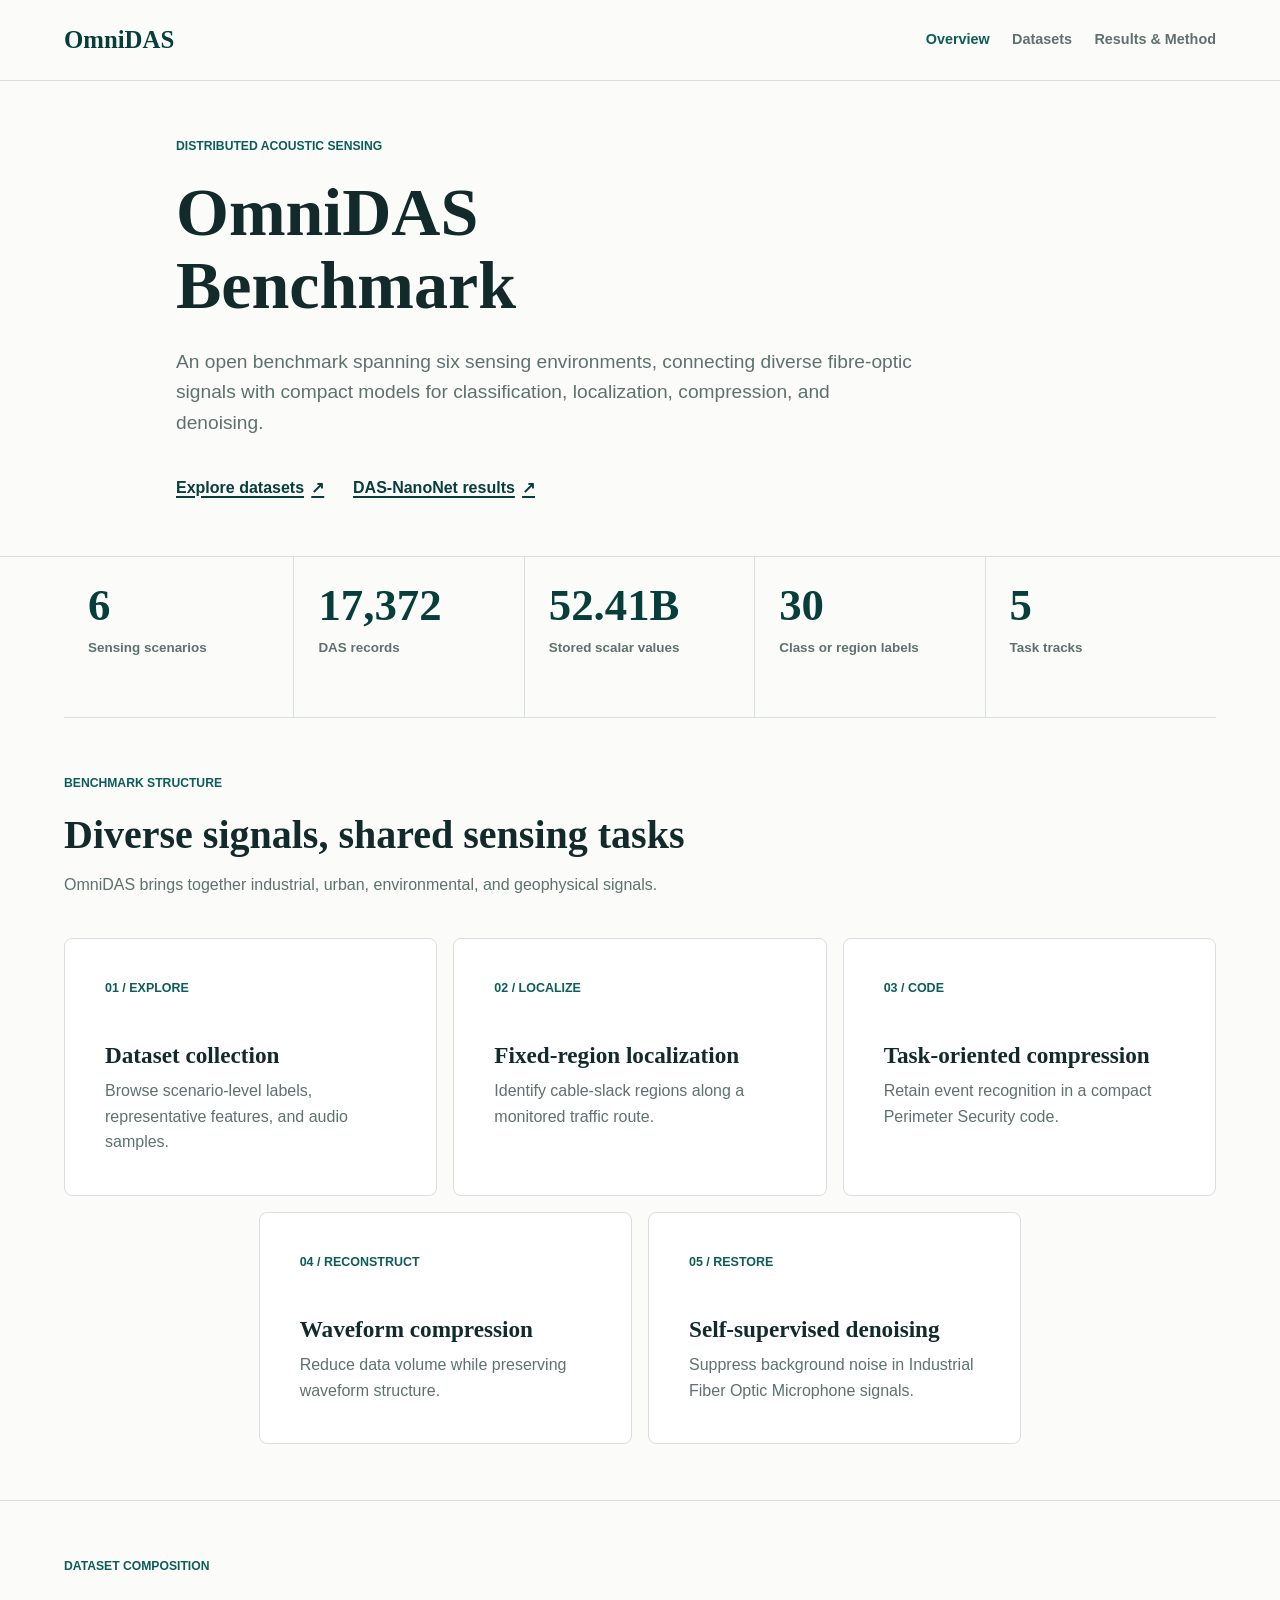
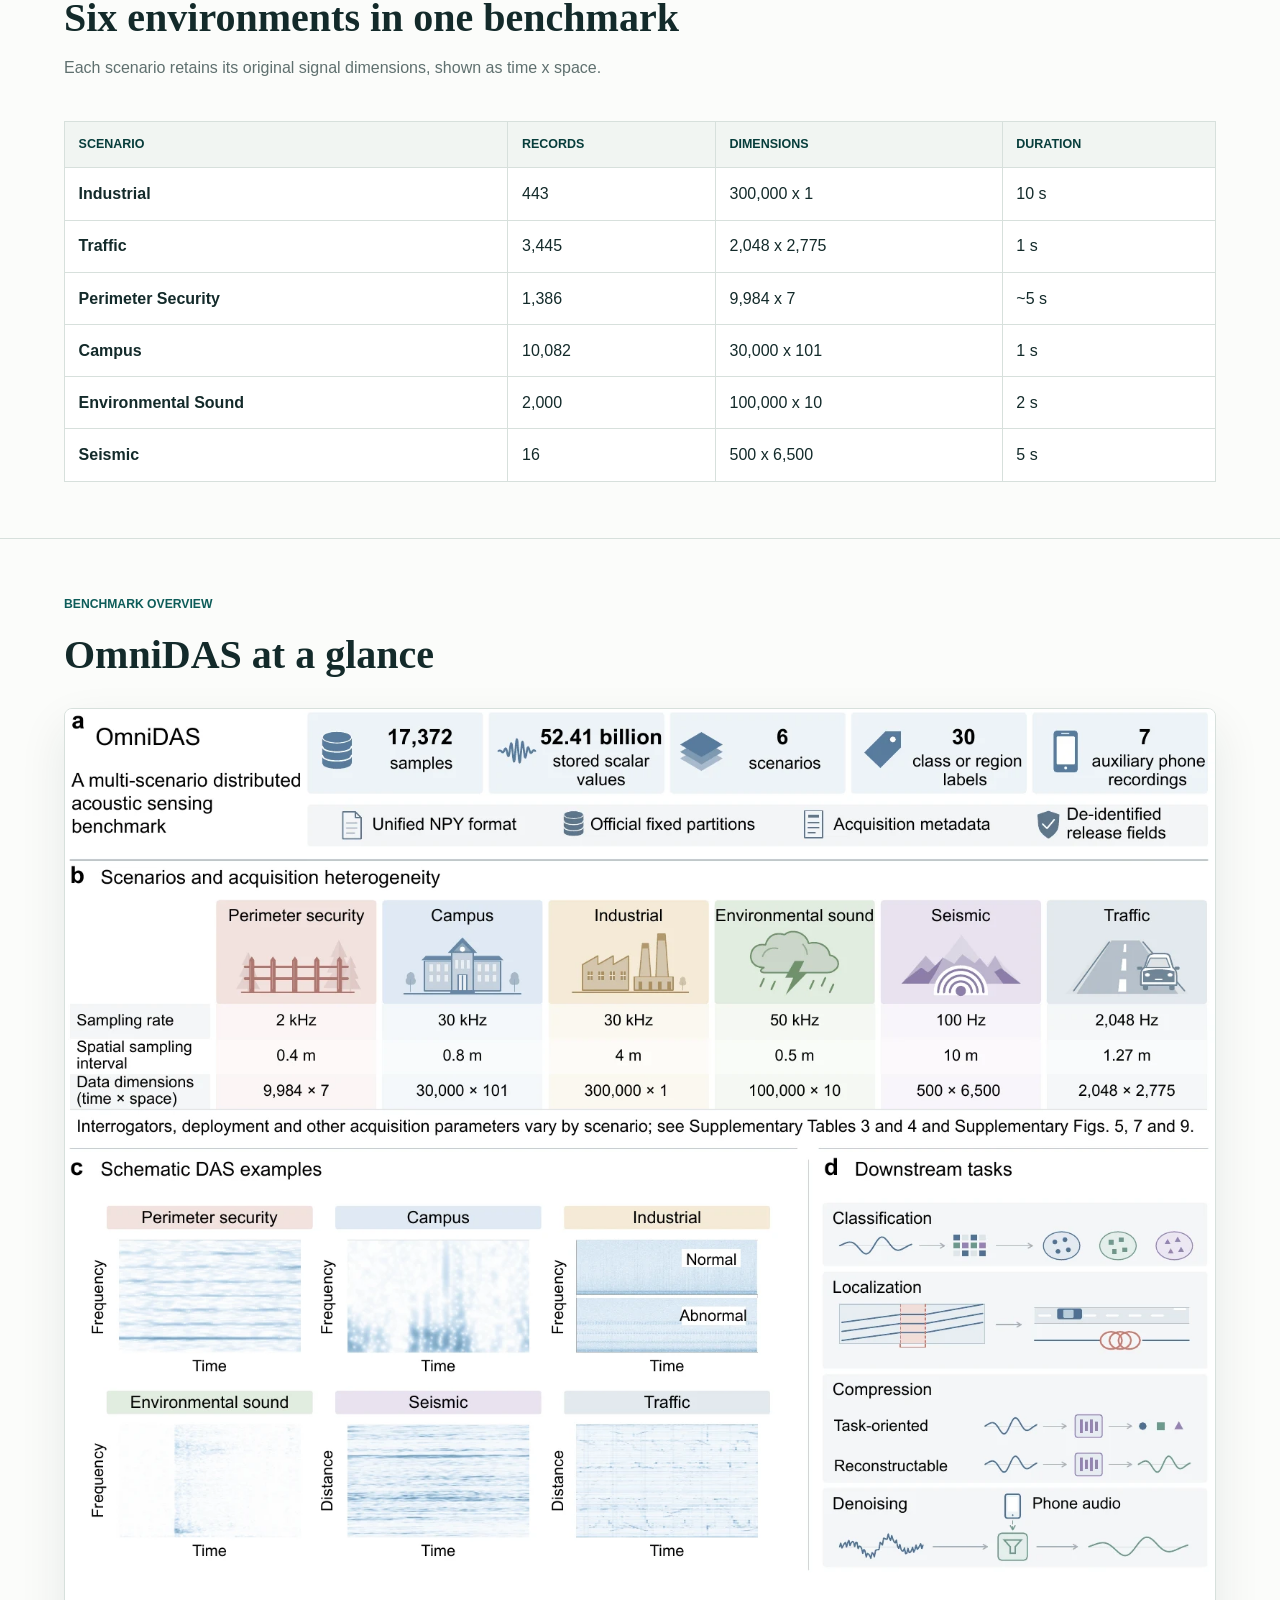
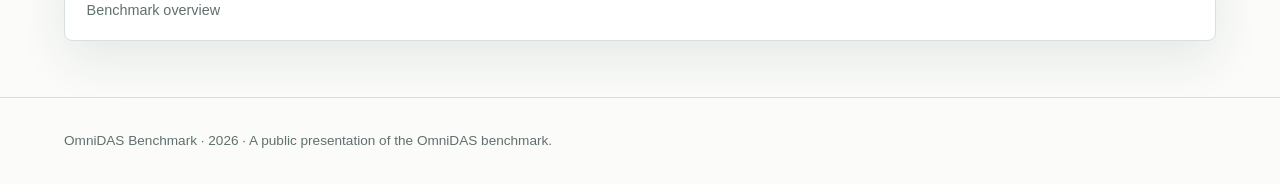
<file: website/index.html>
<!doctype html>
<html lang="en">
<head>
  <meta charset="utf-8">
  <meta name="viewport" content="width=device-width, initial-scale=1">
  <meta name="description" content="OmniDAS is an open distributed acoustic sensing benchmark with six sensing scenarios and compact DAS-NanoNet models for classification, localization, compression, and denoising.">
  <title>OmniDAS Benchmark</title>
  <link rel="stylesheet" href="assets/site.css">
  <script src="assets/site.js" defer></script>
</head>
<body data-root=".">
  <a class="skip-link" href="#main-content">Skip to main content</a>
  <header class="site-header">
    <div class="site-header__inner">
      <a class="wordmark" href="./" aria-label="OmniDAS Benchmark home">OmniDAS</a>
      <nav class="site-nav" aria-label="Primary navigation">
        <a href="./" aria-current="page">Overview</a>
        <a href="classification/">Datasets</a>
        <a href="methods/">Results &amp; Method</a>
      </nav>
    </div>
  </header>

  <main id="main-content">
    <section class="editorial-hero">
      <div class="page-width editorial-hero__content">
        <p class="eyebrow">Distributed acoustic sensing</p>
        <h1>OmniDAS Benchmark</h1>
        <p class="lede">An open benchmark spanning six sensing environments, connecting diverse fibre-optic signals with compact models for classification, localization, compression, and denoising.</p>
        <div class="hero-actions" aria-label="Primary destinations">
          <a class="text-link" href="classification/">Explore datasets <span aria-hidden="true">&#8599;</span></a>
          <a class="text-link" href="methods/">DAS-NanoNet results <span aria-hidden="true">&#8599;</span></a>
        </div>
      </div>
    </section>

    <section aria-label="Benchmark metrics">
      <div class="page-width metric-grid">
        <div class="metric"><strong>6</strong><span>Sensing scenarios</span></div>
        <div class="metric"><strong>17,372</strong><span>DAS records</span></div>
        <div class="metric"><strong>52.41B</strong><span>Stored scalar values</span></div>
        <div class="metric"><strong>30</strong><span>Class or region labels</span></div>
        <div class="metric"><strong>5</strong><span>Task tracks</span></div>
      </div>
    </section>

    <section class="section" id="tasks">
      <div class="page-width">
        <div class="section-heading">
          <p class="eyebrow">Benchmark structure</p>
          <h2>Diverse signals, shared sensing tasks</h2>
          <p>OmniDAS brings together industrial, urban, environmental, and geophysical signals.</p>
        </div>
        <div class="task-grid task-grid--five">
          <a class="task-card" href="classification/">
            <span class="task-card__number">01 / EXPLORE</span>
            <h3>Dataset collection</h3>
            <p>Browse scenario-level labels, representative features, and audio samples.</p>
          </a>
          <a class="task-card" href="methods/#traffic-localization">
            <span class="task-card__number">02 / LOCALIZE</span>
            <h3>Fixed-region localization</h3>
            <p>Identify cable-slack regions along a monitored traffic route.</p>
          </a>
          <a class="task-card" href="methods/#task-compression">
            <span class="task-card__number">03 / CODE</span>
            <h3>Task-oriented compression</h3>
            <p>Retain event recognition in a compact Perimeter Security code.</p>
          </a>
          <a class="task-card" href="methods/#waveform-compression">
            <span class="task-card__number">04 / RECONSTRUCT</span>
            <h3>Waveform compression</h3>
            <p>Reduce data volume while preserving waveform structure.</p>
          </a>
          <a class="task-card" href="methods/#denoising">
            <span class="task-card__number">05 / RESTORE</span>
            <h3>Self-supervised denoising</h3>
            <p>Suppress background noise in Industrial Fiber Optic Microphone signals.</p>
          </a>
        </div>
      </div>
    </section>

    <section class="section" id="composition">
      <div class="page-width">
        <div class="section-heading">
          <p class="eyebrow">Dataset composition</p>
          <h2>Six environments in one benchmark</h2>
          <p>Each scenario retains its original signal dimensions, shown as time x space.</p>
        </div>
        <div class="table-overflow">
          <table class="data-table composition-table">
            <thead>
              <tr>
                <th scope="col">Scenario</th>
                <th scope="col">Records</th>
                <th scope="col">Dimensions</th>
                <th scope="col">Duration</th>
              </tr>
            </thead>
            <tbody>
              <tr><th scope="row">Industrial</th><td>443</td><td>300,000 x 1</td><td>10 s</td></tr>
              <tr><th scope="row">Traffic</th><td>3,445</td><td>2,048 x 2,775</td><td>1 s</td></tr>
              <tr><th scope="row">Perimeter Security</th><td>1,386</td><td>9,984 x 7</td><td>~5 s</td></tr>
              <tr><th scope="row">Campus</th><td>10,082</td><td>30,000 x 101</td><td>1 s</td></tr>
              <tr><th scope="row">Environmental Sound</th><td>2,000</td><td>100,000 x 10</td><td>2 s</td></tr>
              <tr><th scope="row">Seismic</th><td>16</td><td>500 x 6,500</td><td>5 s</td></tr>
            </tbody>
          </table>
        </div>
      </div>
    </section>

    <section class="section" id="figures">
      <div class="page-width">
        <div class="section-heading">
          <p class="eyebrow">Benchmark overview</p>
          <h2>OmniDAS at a glance</h2>
        </div>
        <figure class="media-card">
          <button class="media-card__button" type="button" data-lightbox-src="assets/images/main-dataset.webp" data-lightbox-alt="OmniDAS dataset scale, sensing scenarios, representative signals and tasks" data-lightbox-group="home-overview">
            <img src="assets/images/main-dataset.webp" alt="OmniDAS dataset scale, sensing scenarios, representative signals and tasks" loading="lazy">
          </button>
          <figcaption>Benchmark overview</figcaption>
        </figure>
      </div>
    </section>
  </main>

  <footer class="site-footer">
    <div class="page-width">
      <p>OmniDAS Benchmark · 2026 · A public presentation of the OmniDAS benchmark.</p>
    </div>
  </footer>
  <dialog class="lightbox" id="lightbox" aria-label="Image viewer">
    <button class="lightbox__close" type="button" data-lightbox-close aria-label="Close image viewer">×</button>
    <button class="lightbox__previous" type="button" data-lightbox-previous aria-label="Previous image">←</button>
    <figure><img data-lightbox-image alt=""><figcaption data-lightbox-caption></figcaption></figure>
    <button class="lightbox__next" type="button" data-lightbox-next aria-label="Next image">→</button>
  </dialog>
</body>
</html>
</file>
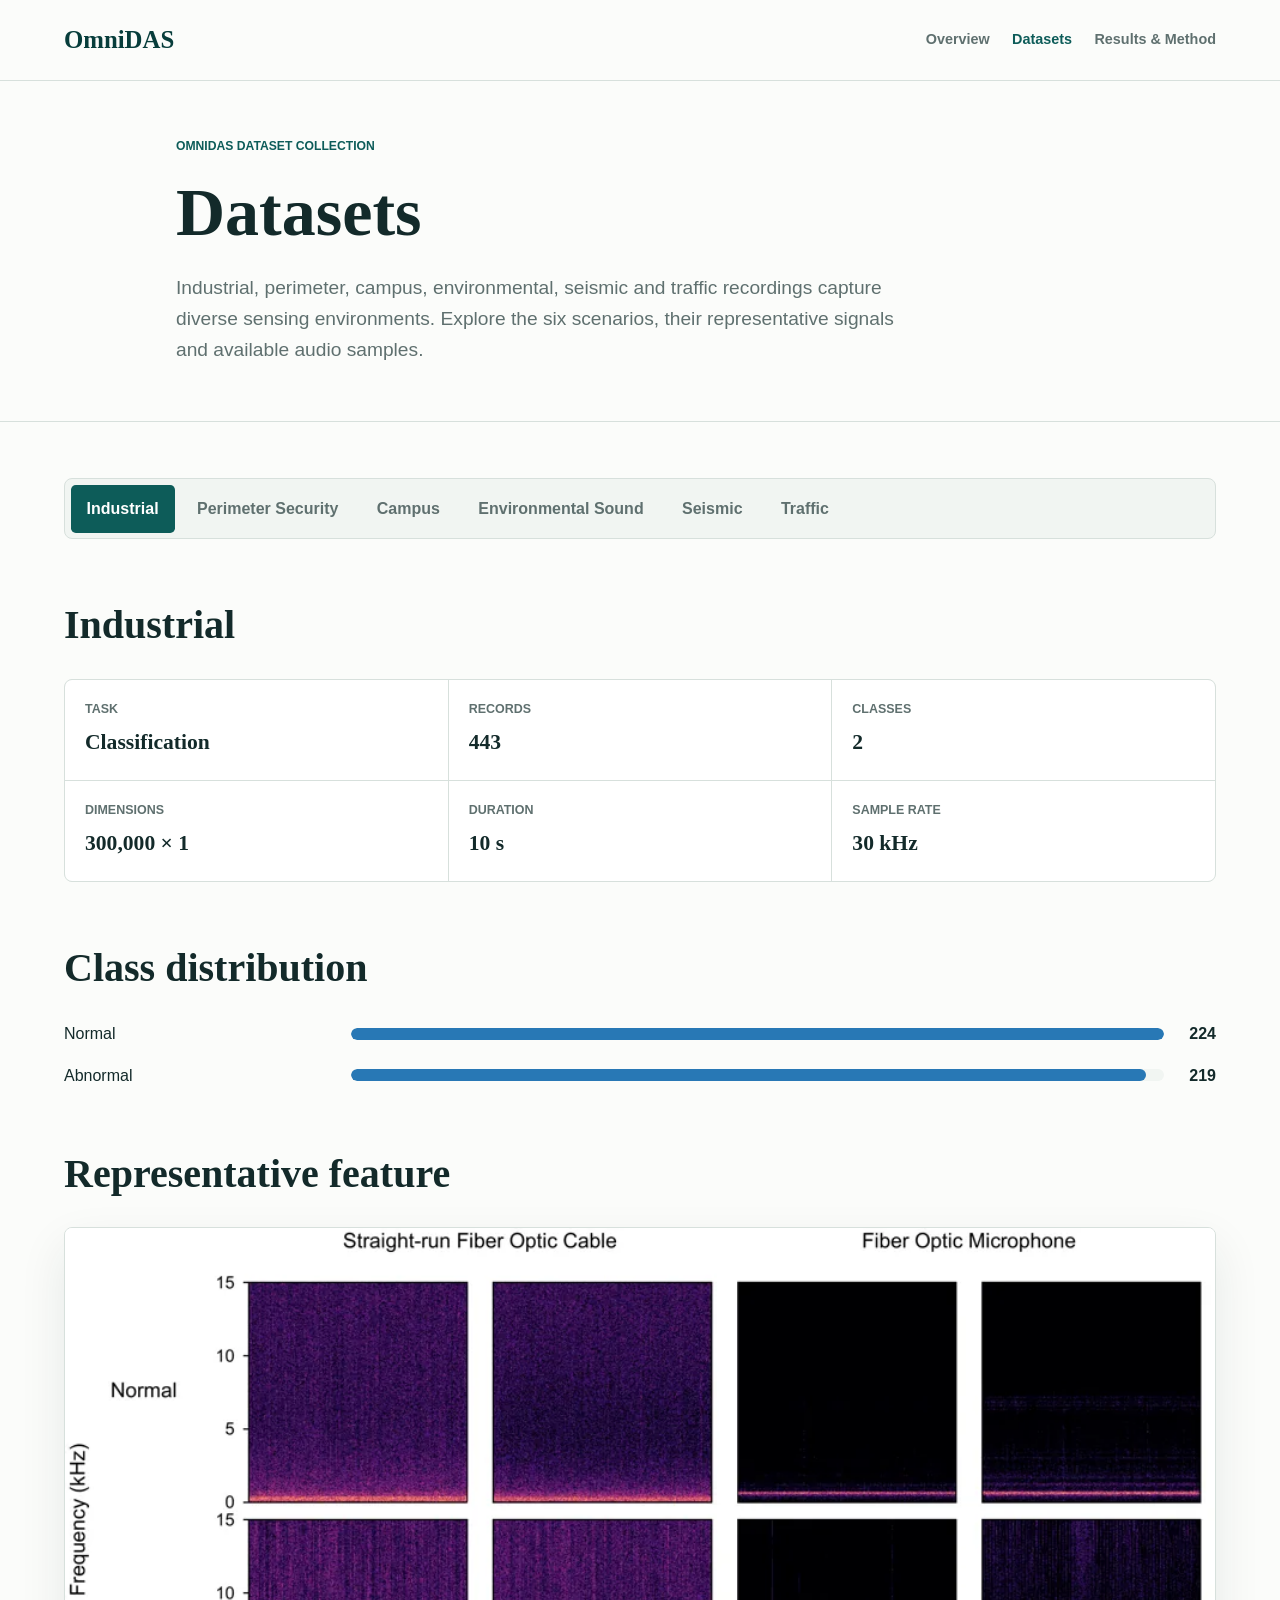
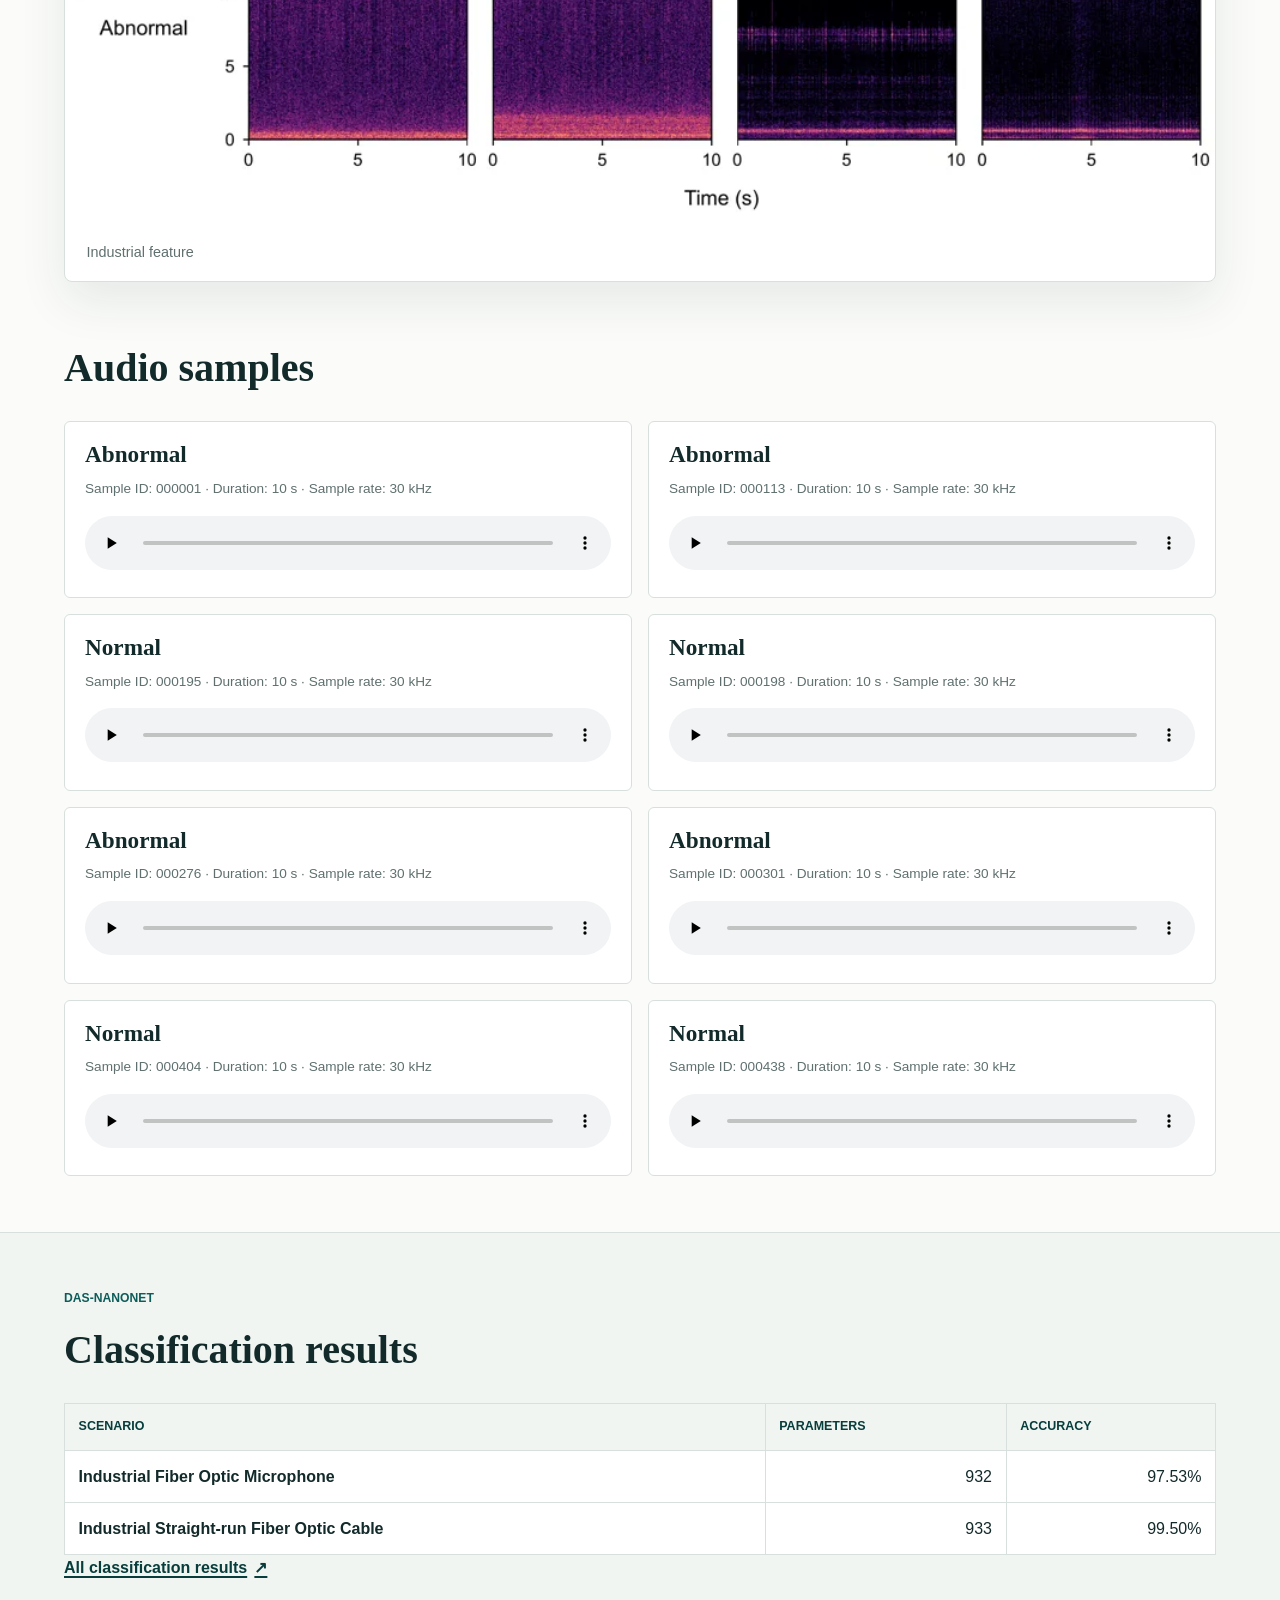
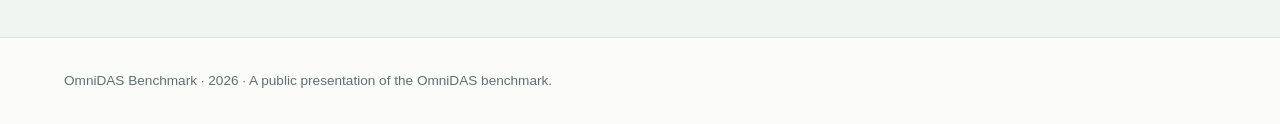
<file: website/classification/index.html>
<!doctype html>
<html lang="en">
<head>
  <meta charset="utf-8">
  <meta name="viewport" content="width=device-width, initial-scale=1">
  <meta name="description" content="Explore OmniDAS datasets, class distributions, representative signals, and audio samples.">
  <title>Datasets · OmniDAS Benchmark</title>
  <link rel="stylesheet" href="../assets/site.css">
  <script src="../assets/site.js" defer></script>
</head>
<body data-root="..">
  <a class="skip-link" href="#main-content">Skip to main content</a>
  <header class="site-header">
    <div class="site-header__inner">
      <a class="wordmark" href="../" aria-label="OmniDAS Benchmark home">OmniDAS</a>
      <nav class="site-nav" aria-label="Primary navigation">
        <a href="../">Overview</a>
        <a href="./" aria-current="page">Datasets</a>
        <a href="../methods/">Results &amp; Method</a>
      </nav>
    </div>
  </header>

  <main id="main-content" data-classification>
    <div class="editorial-hero">
      <div class="page-width editorial-hero__content">
        <p class="eyebrow">OmniDAS dataset collection</p>
        <h1>Datasets</h1>
        <p class="lede">Industrial, perimeter, campus, environmental, seismic and traffic recordings capture diverse sensing environments. Explore the six scenarios, their representative signals and available audio samples.</p>
      </div>
    </div>
    <section class="section" aria-label="Dataset introduction">
      <div class="page-width">
        <div class="tabs" role="tablist" aria-label="Datasets">
          <button type="button" role="tab" id="dataset-tab-industrial" aria-selected="true" aria-controls="dataset-panel" tabindex="0" data-dataset="industrial">Industrial</button>
          <button type="button" role="tab" id="dataset-tab-perimeter-security" aria-selected="false" aria-controls="dataset-panel" tabindex="-1" data-dataset="perimeter-security">Perimeter Security</button>
          <button type="button" role="tab" id="dataset-tab-campus" aria-selected="false" aria-controls="dataset-panel" tabindex="-1" data-dataset="campus">Campus</button>
          <button type="button" role="tab" id="dataset-tab-environmental-sound" aria-selected="false" aria-controls="dataset-panel" tabindex="-1" data-dataset="environmental-sound">Environmental Sound</button>
          <button type="button" role="tab" id="dataset-tab-seismic" aria-selected="false" aria-controls="dataset-panel" tabindex="-1" data-dataset="seismic">Seismic</button>
          <button type="button" role="tab" id="dataset-tab-traffic" aria-selected="false" aria-controls="dataset-panel" tabindex="-1" data-dataset="traffic">Traffic</button>
        </div>
        <section class="dataset-panel" id="dataset-panel" role="tabpanel" tabindex="0" aria-live="polite"></section>
      </div>
    </section>
    <section class="section section--tint" id="model-context" aria-label="Classification results">
      <div class="page-width">
        <div class="section-heading">
          <p class="eyebrow">DAS-NanoNet</p>
          <h2 data-results-heading>Classification results</h2>
        </div>
        <div class="model-context" data-classification-model-context aria-live="polite">
          <p class="loading-state">Loading results...</p>
        </div>
        <a class="text-link" href="../methods/#classification-results" data-results-link>All classification results <span aria-hidden="true">&#8599;</span></a>
      </div>
    </section>
  </main>

  <footer class="site-footer">
    <div class="page-width">
      <p>OmniDAS Benchmark · 2026 · A public presentation of the OmniDAS benchmark.</p>
    </div>
  </footer>
  <dialog class="lightbox" id="lightbox" aria-label="Image viewer">
    <button class="lightbox__close" type="button" data-lightbox-close aria-label="Close image viewer">×</button>
    <button class="lightbox__previous" type="button" data-lightbox-previous aria-label="Previous image">←</button>
    <figure><img data-lightbox-image alt=""><figcaption data-lightbox-caption></figcaption></figure>
    <button class="lightbox__next" type="button" data-lightbox-next aria-label="Next image">→</button>
  </dialog>
</body>
</html>
</file>
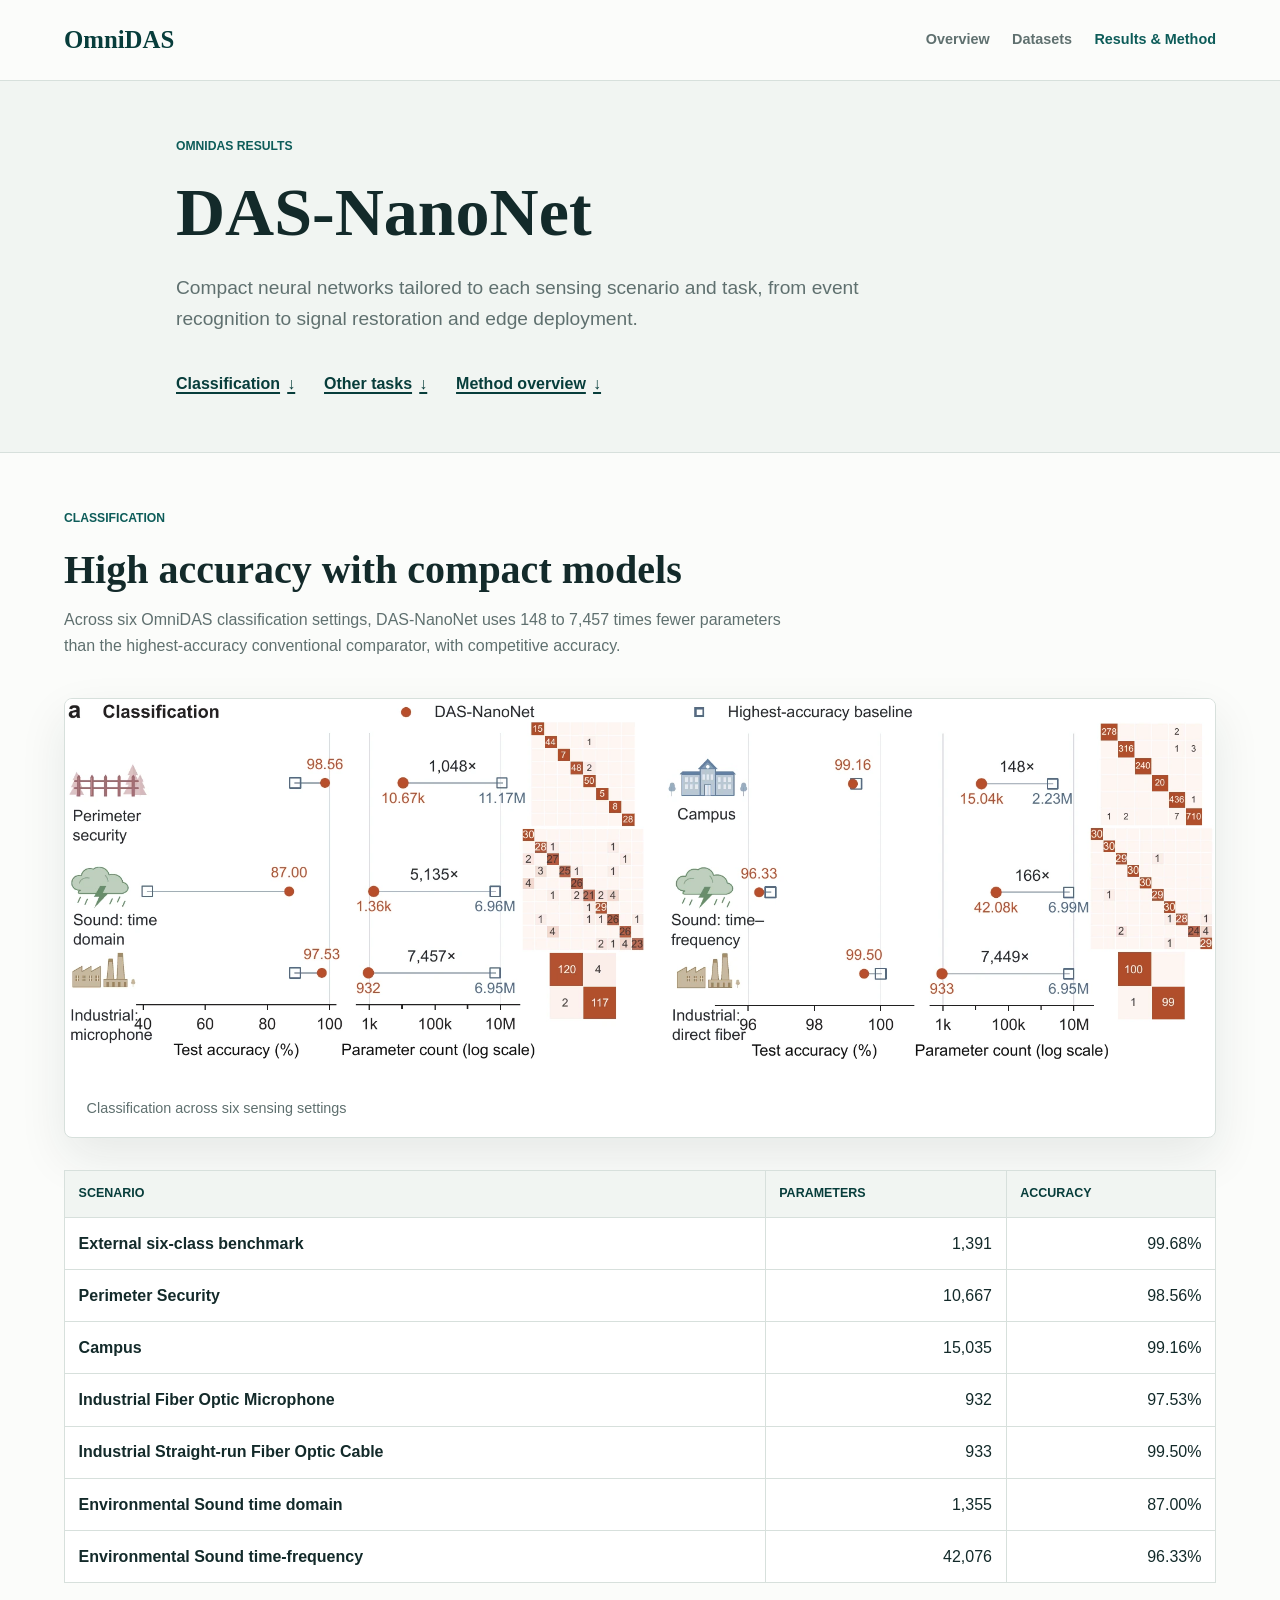
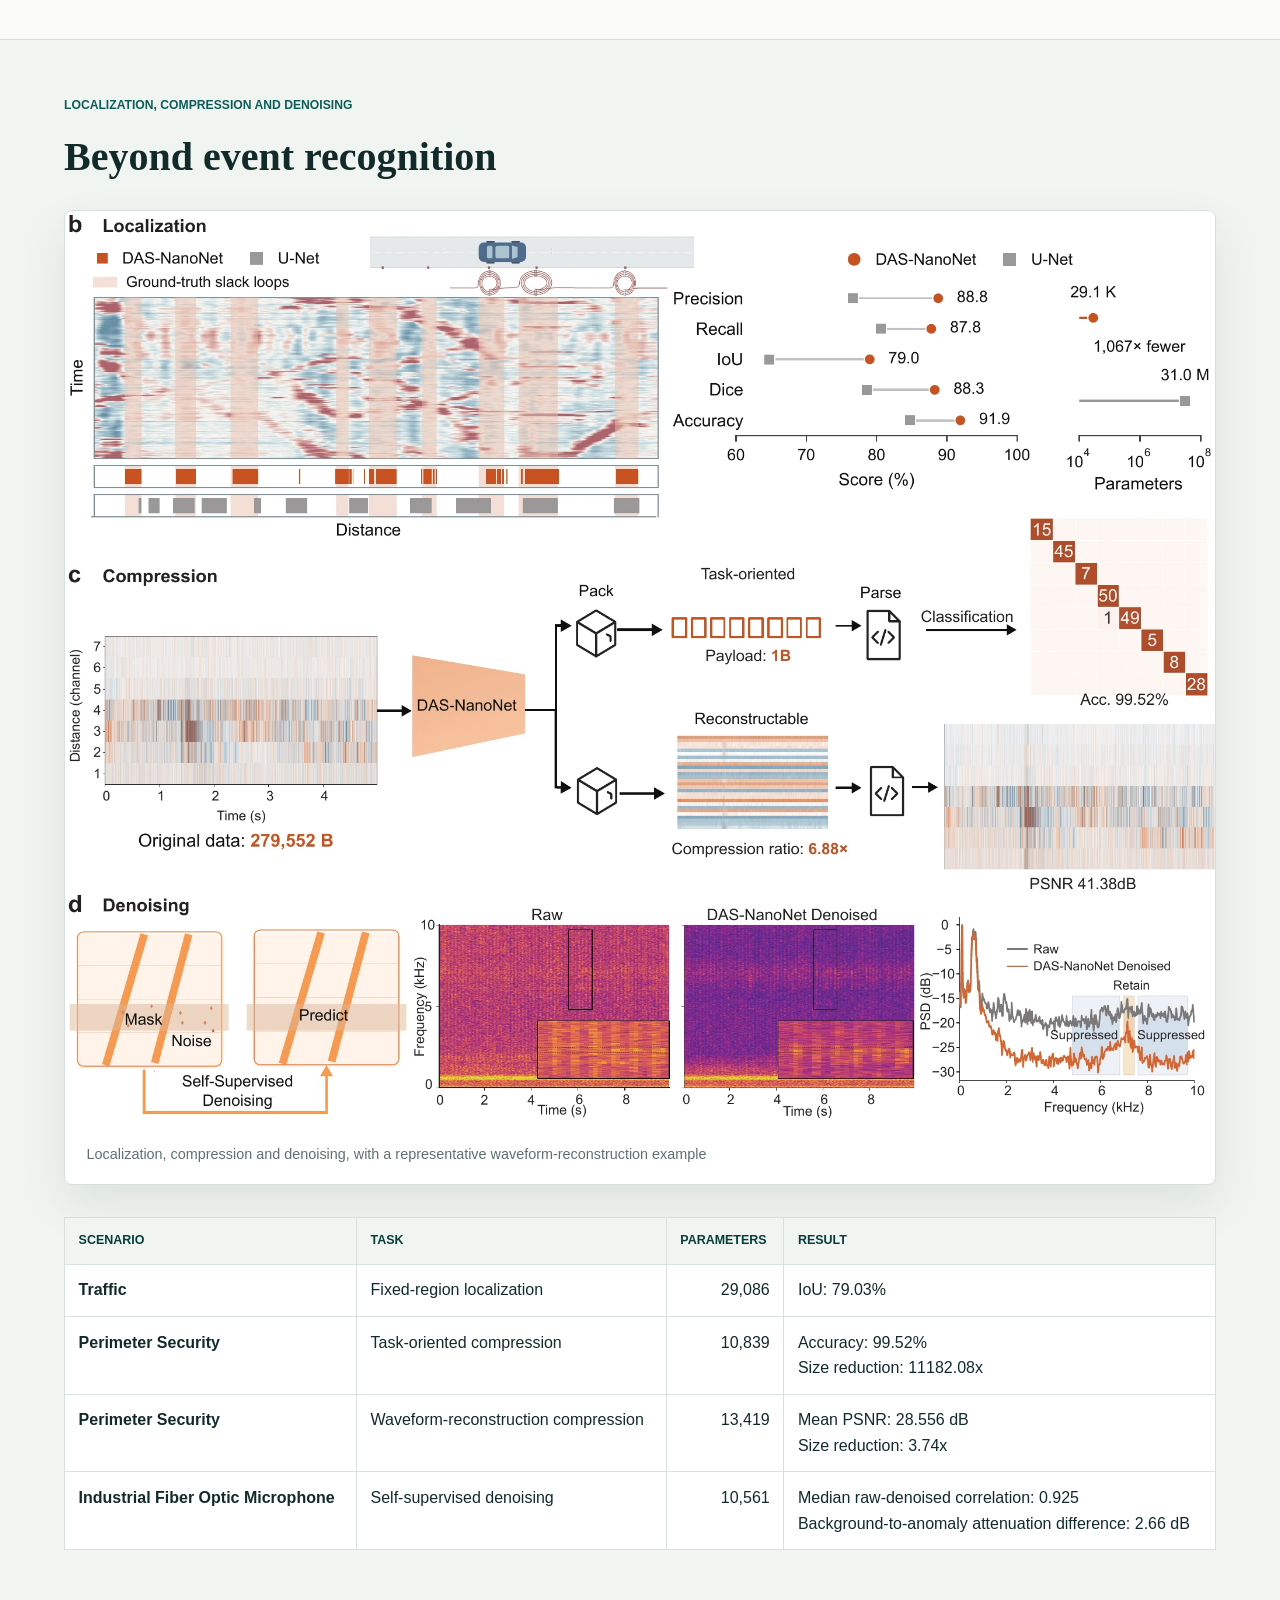
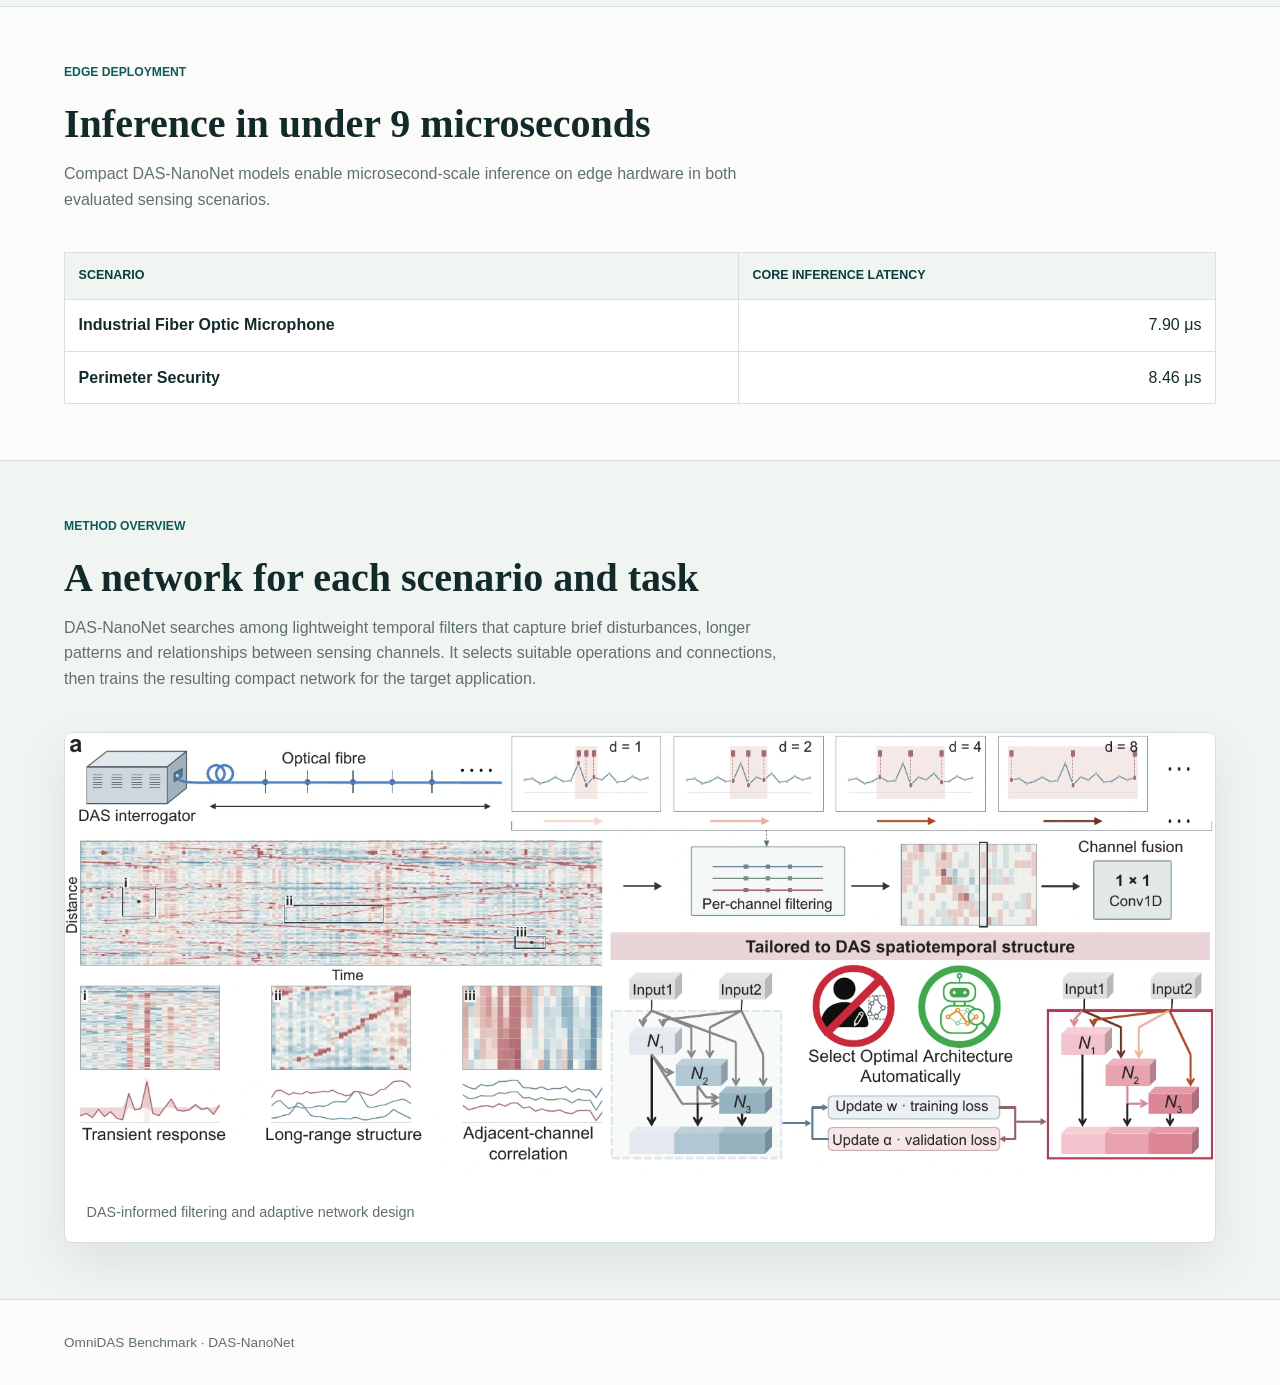
<file: website/methods/index.html>
<!doctype html>
<html lang="en">
<head>
  <meta charset="utf-8">
  <meta name="viewport" content="width=device-width, initial-scale=1">
  <meta name="description" content="DAS-NanoNet results across classification, localization, compression, denoising, and edge deployment.">
  <title>DAS-NanoNet Results · OmniDAS</title>
  <link rel="stylesheet" href="../assets/site.css">
  <script src="../assets/site.js" defer></script>
</head>
<body data-root="..">
  <a class="skip-link" href="#main-content">Skip to main content</a>
  <header class="site-header">
    <div class="site-header__inner">
      <a class="wordmark" href="../" aria-label="OmniDAS Benchmark home">OmniDAS</a>
      <nav class="site-nav" aria-label="Primary navigation">
        <a href="../">Overview</a>
        <a href="../classification/">Datasets</a>
        <a href="./" aria-current="page">Results &amp; Method</a>
      </nav>
    </div>
  </header>

  <main id="main-content" data-methods>
    <section class="editorial-hero editorial-hero--technical">
      <div class="page-width editorial-hero__content">
        <p class="eyebrow">OmniDAS results</p>
        <h1>DAS-NanoNet</h1>
        <p class="lede">Compact neural networks tailored to each sensing scenario and task, from event recognition to signal restoration and edge deployment.</p>
        <div class="hero-actions">
          <a class="text-link" href="#classification-results">Classification <span aria-hidden="true">&#8595;</span></a>
          <a class="text-link" href="#downstream-results">Other tasks <span aria-hidden="true">&#8595;</span></a>
          <a class="text-link" href="#workflow">Method overview <span aria-hidden="true">&#8595;</span></a>
        </div>
      </div>
    </section>

    <section class="section" id="classification-results">
      <div class="page-width">
        <div class="section-heading">
          <p class="eyebrow">Classification</p>
          <h2>High accuracy with compact models</h2>
          <p>Across six OmniDAS classification settings, DAS-NanoNet uses 148 to 7,457 times fewer parameters than the highest-accuracy conventional comparator, with competitive accuracy.</p>
        </div>
        <figure class="media-card result-figure">
          <button class="media-card__button" type="button" data-lightbox-src="../assets/images/methods/fig4-classification.webp" data-lightbox-alt="Figure 4a: classification accuracy, parameter counts and confusion matrices across six OmniDAS settings" data-lightbox-group="result-figures">
            <img src="../assets/images/methods/fig4-classification.webp" alt="Figure 4a: classification accuracy, parameter counts and confusion matrices across six OmniDAS settings" loading="lazy">
          </button>
          <figcaption>Classification across six sensing settings</figcaption>
        </figure>
        <div class="table-overflow" data-method-classification aria-live="polite">
          <p class="loading-state">Loading classification results...</p>
        </div>
      </div>
    </section>

    <section class="section section--tint" id="downstream-results">
      <div class="page-width">
        <div class="section-heading">
          <p class="eyebrow">Localization, compression and denoising</p>
          <h2>Beyond event recognition</h2>
        </div>
        <figure class="media-card result-figure">
          <button class="media-card__button" type="button" data-lightbox-src="../assets/images/methods/fig4-other-tasks.webp" data-lightbox-alt="Figure 4b-d: Traffic localization, Perimeter Security compression and Industrial denoising" data-lightbox-group="result-figures">
            <img src="../assets/images/methods/fig4-other-tasks.webp" alt="Figure 4b-d: Traffic localization, Perimeter Security compression and Industrial denoising" loading="lazy">
          </button>
          <figcaption>Localization, compression and denoising, with a representative waveform-reconstruction example</figcaption>
        </figure>
        <div class="table-overflow" data-method-downstream aria-live="polite">
          <p class="loading-state">Loading task results...</p>
        </div>
      </div>
    </section>

    <section class="section" id="deployment">
      <div class="page-width">
        <div class="section-heading">
          <p class="eyebrow">Edge deployment</p>
          <h2>Inference in under 9 microseconds</h2>
          <p>Compact DAS-NanoNet models enable microsecond-scale inference on edge hardware in both evaluated sensing scenarios.</p>
        </div>
        <div class="table-overflow" data-method-deployment aria-live="polite">
          <p class="loading-state">Loading deployment results...</p>
        </div>
      </div>
    </section>

    <section class="section section--tint" id="workflow">
      <div class="page-width">
        <div class="section-heading">
          <p class="eyebrow">Method overview</p>
          <h2>A network for each scenario and task</h2>
          <p>DAS-NanoNet searches among lightweight temporal filters that capture brief disturbances, longer patterns and relationships between sensing channels. It selects suitable operations and connections, then trains the resulting compact network for the target application.</p>
        </div>
        <figure class="media-card">
          <button class="media-card__button" type="button" data-lightbox-src="../assets/images/methods/fig3a-method.webp" data-lightbox-alt="Figure 3a: DAS temporal filtering, channel fusion and automatic architecture selection" data-lightbox-group="method-overview">
            <img src="../assets/images/methods/fig3a-method.webp" alt="Figure 3a: DAS temporal filtering, channel fusion and automatic architecture selection" loading="lazy">
          </button>
          <figcaption>DAS-informed filtering and adaptive network design</figcaption>
        </figure>
      </div>
    </section>
  </main>

  <footer class="site-footer">
    <div class="page-width"><p>OmniDAS Benchmark · DAS-NanoNet</p></div>
  </footer>
  <dialog class="lightbox" id="lightbox" aria-label="Image viewer">
    <button class="lightbox__close" type="button" data-lightbox-close aria-label="Close image viewer">×</button>
    <button class="lightbox__previous" type="button" data-lightbox-previous aria-label="Previous image">←</button>
    <figure><img data-lightbox-image alt=""><figcaption data-lightbox-caption></figcaption></figure>
    <button class="lightbox__next" type="button" data-lightbox-next aria-label="Next image">→</button>
  </dialog>
</body>
</html>
</file>
<file: website/assets/site.css>
:root {
  --ink: #132a2a;
  --muted: #5f706f;
  --paper: #fbfcfa;
  --surface: #f1f5f2;
  --line: #d7e0dc;
  --teal: #0d5c59;
  --teal-dark: #073d3b;
  --industrial: #2878b5;
  --traffic: #e58632;
  --perimeter: #2e8b63;
  --campus: #a24a94;
  --environmental: #c75b24;
  --seismic: #7254a3;
  --radius: 0.5rem;
  --shadow: 0 1.2rem 3rem rgb(19 42 42 / 0.09);
}

*,
*::before,
*::after {
  box-sizing: border-box;
  letter-spacing: 0;
}

html {
  scroll-behavior: smooth;
}

body {
  margin: 0;
  color: var(--ink);
  background: var(--paper);
  font-family: "Avenir Next", "Trebuchet MS", sans-serif;
  line-height: 1.6;
}

a {
  color: inherit;
}

button,
audio {
  font: inherit;
}

img {
  max-width: 100%;
  height: auto;
}

:focus-visible {
  outline: 3px solid #e58632;
  outline-offset: 4px;
}

.skip-link {
  position: fixed;
  z-index: 20;
  top: 0.75rem;
  left: 0.75rem;
  padding: 0.65rem 0.9rem;
  color: white;
  background: var(--teal-dark);
  border-radius: 0.35rem;
  transform: translateY(-180%);
}

.skip-link:focus {
  transform: translateY(0);
}

.site-header {
  border-bottom: 1px solid var(--line);
  background: rgb(251 252 250 / 0.94);
}

.site-header__inner,
.page-width {
  width: min(72rem, calc(100% - 3rem));
  margin-inline: auto;
}

.site-header__inner {
  min-height: 5rem;
  display: flex;
  align-items: center;
  justify-content: space-between;
  gap: 2rem;
}

.wordmark {
  color: var(--teal-dark);
  font-family: "Iowan Old Style", "Palatino Linotype", Georgia, serif;
  font-size: 1.55rem;
  font-weight: 700;
  line-height: 1;
  text-decoration: none;
}

.site-nav {
  display: flex;
  flex-wrap: wrap;
  gap: 0.3rem 1.4rem;
}

.site-nav a {
  color: var(--muted);
  font-size: 0.9rem;
  font-weight: 700;
  text-decoration: none;
}

.site-nav a:hover,
.site-nav a[aria-current="page"] {
  color: var(--teal);
}

main {
  min-height: calc(100vh - 12rem);
}

.editorial-hero {
  position: relative;
  overflow: hidden;
  padding-block: 3.5rem;
  border-bottom: 1px solid var(--line);
}

.editorial-hero__content {
  position: relative;
  z-index: 1;
  max-width: 58rem;
}

.eyebrow {
  margin: 0 0 1.2rem;
  color: var(--teal);
  font-size: 0.76rem;
  font-weight: 800;
  text-transform: uppercase;
}

h1,
h2,
h3 {
  margin-top: 0;
  font-family: "Iowan Old Style", "Palatino Linotype", Georgia, serif;
  line-height: 1.08;
  text-wrap: balance;
}

h1 {
  max-width: 14ch;
  margin-bottom: 1.5rem;
  font-size: 4.25rem;
  overflow-wrap: anywhere;
}

h2 {
  margin-bottom: 2rem;
  font-size: 2.5rem;
}

h3 {
  margin-bottom: 0.65rem;
  font-size: 1.45rem;
}

.lede {
  max-width: 46rem;
  margin: 0;
  color: var(--muted);
  font-size: 1.2rem;
}

.hero-actions {
  display: flex;
  flex-wrap: wrap;
  gap: 1rem 1.8rem;
  margin-top: 2.25rem;
}

.text-link {
  display: inline-flex;
  align-items: center;
  gap: 0.45rem;
  color: var(--teal-dark);
  font-weight: 800;
  text-decoration-thickness: 0.12em;
  text-underline-offset: 0.2em;
}

.text-link:hover {
  color: var(--traffic);
}

.section {
  padding-block: 3.5rem;
}

.section + .section {
  border-top: 1px solid var(--line);
}

.section-heading {
  max-width: 46rem;
}

.section-heading p:not(.eyebrow) {
  margin: -1rem 0 2.5rem;
  color: var(--muted);
}

.metric-grid {
  display: grid;
  grid-template-columns: repeat(5, minmax(0, 1fr));
  margin-top: -1px;
  border-block: 1px solid var(--line);
}

.metric {
  min-height: 10rem;
  padding: 1.6rem 1.5rem;
  border-right: 1px solid var(--line);
}

.metric:last-child {
  border-right: 0;
}

.metric strong,
.metric span {
  display: block;
}

.metric strong {
  color: var(--teal-dark);
  font-family: "Iowan Old Style", "Palatino Linotype", Georgia, serif;
  font-size: 2.8rem;
  line-height: 1;
}

.metric span {
  margin-top: 0.7rem;
  color: var(--muted);
  font-size: 0.84rem;
  font-weight: 700;
  line-height: 1.35;
}

.task-grid {
  display: grid;
  grid-template-columns: repeat(2, minmax(0, 1fr));
  gap: 1rem;
}

.task-grid--five {
  grid-template-columns: repeat(6, minmax(0, 1fr));
}

.task-grid--five .task-card {
  grid-column: span 2;
}

.task-grid--five .task-card:nth-child(4) {
  grid-column: 2 / span 2;
}

.task-grid--five .task-card:nth-child(5) {
  grid-column: 4 / span 2;
}

.task-card {
  min-height: 14rem;
  padding: clamp(1.5rem, 4vw, 2.5rem);
  border: 1px solid var(--line);
  border-radius: var(--radius);
  background: white;
  color: var(--ink);
  text-decoration: none;
  transition: transform 160ms ease, box-shadow 160ms ease, border-color 160ms ease;
}

a.task-card:hover {
  transform: translateY(-0.25rem);
  border-color: var(--teal);
  box-shadow: var(--shadow);
}

.task-card__number {
  display: block;
  margin-bottom: 2.75rem;
  color: var(--teal);
  font-size: 0.78rem;
  font-weight: 800;
}

.task-card p {
  max-width: 34rem;
  margin: 0;
  color: var(--muted);
}

.table-overflow {
  overflow-x: auto;
}

.data-table {
  width: 100%;
  min-width: 52rem;
  border-collapse: collapse;
  font-variant-numeric: tabular-nums;
}

.data-table th,
.data-table td {
  padding: 0.8rem 0.85rem;
  border: 1px solid var(--line);
  text-align: left;
  vertical-align: top;
}

.data-table thead th {
  color: var(--teal-dark);
  background: var(--surface);
  font-size: 0.78rem;
  text-transform: uppercase;
}

.data-table tbody th {
  color: var(--ink);
  background: white;
  font-weight: 800;
}

.data-table tbody td {
  background: white;
}

.summary-table {
  min-width: 0;
}

.summary-table .numeric {
  text-align: right;
  white-space: nowrap;
}

.summary-table tbody tr {
  scroll-margin-top: 2rem;
}

.task-results-table {
  min-width: 45rem;
}

.task-results-table td:last-child {
  white-space: pre-line;
  min-width: 16rem;
}

.composition-table {
  min-width: 36rem;
}

.table-note {
  margin: 1rem 0 0;
  color: var(--muted);
  font-size: 0.88rem;
}

.acquisition-table {
  width: 100%;
  min-width: 48rem;
  border-collapse: collapse;
}

.acquisition-table th,
.acquisition-table td {
  padding: 0.85rem 1rem;
  border: 1px solid var(--line);
  text-align: left;
}

.acquisition-table thead th {
  background: var(--surface);
}

.figure-grid {
  display: grid;
  gap: 1.25rem;
}

.figure-grid--three {
  grid-template-columns: repeat(3, minmax(0, 1fr));
}

.section--note {
  color: white;
  background: var(--teal-dark);
}

.section--note .eyebrow,
.section--note .text-link {
  color: #f3ba66;
}

.section--note h2 {
  max-width: 18ch;
}

.note-grid {
  display: grid;
  grid-template-columns: minmax(0, 1fr) minmax(0, 1.2fr);
  gap: clamp(2rem, 8vw, 8rem);
  align-items: start;
}

.note-copy {
  max-width: 42rem;
  color: rgb(255 255 255 / 0.82);
}

.note-copy p {
  margin: 0 0 1.25rem;
}

.media-card {
  margin: 0;
  overflow: hidden;
  border: 1px solid var(--line);
  border-radius: var(--radius);
  background: white;
  box-shadow: var(--shadow);
}

.media-card__button {
  width: 100%;
  padding: 0;
  border: 0;
  background: var(--surface);
  cursor: zoom-in;
}

.media-card__button img {
  display: block;
  width: 100%;
}

.media-card figcaption {
  display: block;
  padding: 1.1rem 1.35rem;
  color: var(--muted);
  font-size: 0.9rem;
}

.tabs {
  display: flex;
  gap: 0.4rem;
  margin: 0 0 3rem;
  padding: 0.35rem;
  overflow-x: auto;
  border: 1px solid var(--line);
  border-radius: var(--radius);
  background: var(--surface);
  scrollbar-width: thin;
}

.tabs [role="tab"] {
  flex: 0 0 auto;
  padding: 0.7rem 1rem;
  border: 0;
  border-radius: 0.3rem;
  background: transparent;
  color: var(--muted);
  cursor: pointer;
  font-weight: 700;
}

.tabs [role="tab"][aria-selected="true"] {
  color: white;
  background: var(--teal);
}

.dataset-panel[data-scenario="industrial"] {
  --scenario: var(--industrial);
}

.dataset-panel[data-scenario="perimeter-security"] {
  --scenario: var(--perimeter);
}

.dataset-panel[data-scenario="campus"] {
  --scenario: var(--campus);
}

.dataset-panel[data-scenario="environmental-sound"] {
  --scenario: var(--environmental);
}

.dataset-panel[data-scenario="seismic"] {
  --scenario: var(--seismic);
}

.dataset-panel > section {
  margin-top: 4rem;
}

.definition-grid,
.split-grid {
  display: grid;
  grid-template-columns: repeat(3, minmax(0, 1fr));
  gap: 1px;
  overflow: hidden;
  border: 1px solid var(--line);
  border-radius: var(--radius);
  background: var(--line);
}

.definition-grid div,
.split-grid div {
  padding: 1.25rem;
  background: white;
}

.definition-grid dt,
.split-grid dt {
  color: var(--muted);
  font-size: 0.78rem;
  font-weight: 800;
  text-transform: uppercase;
}

.definition-grid dd,
.split-grid dd {
  margin: 0.35rem 0 0;
  font-family: "Iowan Old Style", "Palatino Linotype", Georgia, serif;
  font-size: 1.35rem;
  font-weight: 700;
}

.bar-chart {
  display: grid;
  gap: 1rem;
}

.bar-chart__item {
  display: grid;
  grid-template-columns: minmax(8rem, 1fr) minmax(12rem, 3fr) auto;
  align-items: center;
  gap: 1rem;
}

.bar-chart__track {
  height: 0.75rem;
  overflow: hidden;
  border-radius: 999px;
  background: var(--surface);
}

.bar-chart__fill {
  height: 100%;
  border-radius: inherit;
  background: var(--scenario, var(--teal));
}

.bar-chart__count {
  min-width: 4ch;
  text-align: right;
  font-variant-numeric: tabular-nums;
  font-weight: 700;
}

.audio-grid {
  display: grid;
  grid-template-columns: repeat(2, minmax(0, 1fr));
  gap: 1rem;
}

.audio-card {
  padding: 1.25rem;
  border: 1px solid var(--line);
  border-radius: calc(var(--radius) * 0.75);
  background: white;
}

.audio-card p {
  margin: 0.35rem 0 1rem;
  color: var(--muted);
  font-size: 0.85rem;
}

.audio-card audio {
  width: 100%;
}

.site-footer {
  padding-block: 2rem;
  border-top: 1px solid var(--line);
  color: var(--muted);
  font-size: 0.85rem;
}

.site-footer p {
  margin: 0;
}

.lightbox {
  width: min(92vw, 90rem);
  max-height: 92vh;
  padding: 4rem 5rem;
  border: 0;
  border-radius: var(--radius);
  color: var(--ink);
  background: var(--paper);
  box-shadow: var(--shadow);
}

.lightbox::backdrop {
  background: rgb(7 61 59 / 0.72);
}

.lightbox figure {
  margin: 0;
  text-align: center;
}

.lightbox img {
  max-height: 72vh;
}

.lightbox button {
  position: absolute;
  width: 2.75rem;
  height: 2.75rem;
  border: 1px solid var(--line);
  border-radius: 50%;
  color: var(--ink);
  background: white;
  cursor: pointer;
}

.lightbox__close {
  top: 1rem;
  right: 1rem;
}

.lightbox__previous,
.lightbox__next {
  top: 50%;
  transform: translateY(-50%);
}

.lightbox__previous {
  left: 1rem;
}

.lightbox__next {
  right: 1rem;
}

@media (max-width: 900px) {
  .metric-grid {
    grid-template-columns: repeat(2, minmax(0, 1fr));
  }

  .metric {
    border-bottom: 1px solid var(--line);
  }

  .definition-grid,
  .split-grid {
    grid-template-columns: repeat(2, minmax(0, 1fr));
  }

  .task-grid--five {
    grid-template-columns: repeat(2, minmax(0, 1fr));
  }

  .task-grid--five .task-card,
  .task-grid--five .task-card:nth-child(4),
  .task-grid--five .task-card:nth-child(5) {
    grid-column: auto;
  }

  .figure-grid--three {
    grid-template-columns: repeat(2, minmax(0, 1fr));
  }

  .note-grid {
    grid-template-columns: 1fr;
    gap: 1.5rem;
  }
}

@media (max-width: 720px) {
  h1 {
    font-size: 2.65rem;
  }

  h2 {
    font-size: 1.85rem;
  }

  .editorial-hero {
    padding-block: 2.5rem;
  }

  .lede {
    font-size: 1.05rem;
  }

  .site-header__inner {
    align-items: flex-start;
    flex-direction: column;
    gap: 1rem;
    padding-block: 1.25rem;
  }

  .task-grid,
  .definition-grid {
    grid-template-columns: 1fr;
  }

  .figure-grid--three {
    grid-template-columns: 1fr;
  }

  .metric {
    min-height: 7rem;
    padding: 1.25rem 0.8rem;
    border-right: 0;
  }

  .metric strong {
    font-size: 2.15rem;
  }

  .tabs {
    overflow-x: auto;
  }

  .audio-grid {
    grid-template-columns: 1fr;
  }

  .bar-chart__item {
    grid-template-columns: 1fr auto;
  }

  .bar-chart__track {
    grid-column: 1 / -1;
    grid-row: 2;
  }

  .lightbox {
    padding: 4rem 1rem 1rem;
  }
}

@media (prefers-reduced-motion: reduce) {
  *,
  *::before,
  *::after {
    scroll-behavior: auto !important;
    transition: none !important;
  }
}

/* Technical presentation layer */
.editorial-hero--technical {
  background: var(--surface);
}

.metric-grid--technical .metric strong {
  font-size: 2.8rem;
}

.process-rail {
  display: grid;
  grid-template-columns: repeat(5, minmax(0, 1fr));
  gap: 1px;
  margin: 0;
  padding: 0;
  list-style: none;
  background: var(--line);
  border: 1px solid var(--line);
}

.process-rail li {
  min-height: 13rem;
  padding: 1.25rem;
  background: white;
}

.process-rail li > span {
  display: block;
  margin-bottom: 2rem;
  color: var(--traffic);
  font-size: 0.75rem;
  font-weight: 800;
}

.process-rail strong {
  display: block;
  margin-bottom: 0.55rem;
  color: var(--teal-dark);
  font-family: "Iowan Old Style", "Palatino Linotype", Georgia, serif;
  font-size: 1.35rem;
}

.process-rail p {
  margin: 0;
  color: var(--muted);
  font-size: 0.88rem;
  line-height: 1.45;
}

.operator-grid {
  display: grid;
  grid-template-columns: repeat(3, minmax(0, 1fr));
  gap: 1rem;
  margin-top: 1rem;
}

.operator-card {
  min-height: 13rem;
  padding: 1.4rem;
  border: 1px solid var(--line);
  border-radius: 0.5rem;
  background: white;
}

.operator-card__code {
  display: inline-block;
  margin-bottom: 2rem;
  color: var(--traffic);
  font-size: 0.76rem;
  font-weight: 800;
}

.operator-card h3 {
  font-size: 1.25rem;
}

.operator-card p {
  margin: 0;
  color: var(--muted);
  font-size: 0.9rem;
}

.method-hero-figure {
  margin-top: 1rem;
}

.result-figure {
  margin-bottom: 2rem;
}

.section--tint {
  background: var(--surface);
}

.results-table {
  min-width: 70rem;
}

.results-table th,
.results-table td {
  padding: 0.85rem 0.75rem;
}

.results-table thead th {
  white-space: nowrap;
}

.results-table .numeric {
  white-space: nowrap;
  text-align: right;
}

.results-table .result-context {
  min-width: 19rem;
  color: var(--muted);
  font-size: 0.86rem;
}

.method-task {
  padding-block: 2.75rem;
  border-top: 1px solid var(--line);
}

.method-task:first-of-type {
  border-top: 0;
}

.method-task__heading {
  display: flex;
  align-items: baseline;
  gap: 1rem;
  margin-bottom: 1.2rem;
}

.method-task__heading .task-card__number {
  flex: 0 0 auto;
  margin: 0;
}

.method-task__heading h3 {
  margin: 0;
  font-size: 2.1rem;
}

.method-result {
  padding: 1.25rem;
  border: 1px solid var(--line);
  border-radius: 0.5rem;
  background: white;
}

.method-result__lead {
  max-width: 58rem;
  margin: 0;
  color: var(--ink);
  font-size: 1.05rem;
}

.method-result__model {
  margin: 0.55rem 0 1.25rem;
  color: var(--teal);
  font-size: 0.84rem;
  font-weight: 800;
}

.definition-grid--compact {
  grid-template-columns: repeat(4, minmax(0, 1fr));
  border-radius: 0.5rem;
}

.definition-grid--compact dd {
  font-size: 1.1rem;
}

.callout {
  margin: 1rem 0 0;
  padding: 0.85rem 1rem;
  border-left: 0.25rem solid var(--traffic);
  color: var(--muted);
  background: #fff9ef;
  font-size: 0.88rem;
}

.deployment-layout {
  display: grid;
  grid-template-columns: minmax(0, 1fr) minmax(0, 1.25fr);
  gap: 1.25rem;
  align-items: start;
}

.deployment-facts .definition-grid {
  margin: 0;
}

.figure-grid--two {
  grid-template-columns: repeat(2, minmax(0, 1fr));
}

.loading-state {
  margin: 0;
  color: var(--muted);
}

.model-context-table {
  min-width: 70rem;
}

.model-context-table th,
.model-context-table td {
  padding: 0.85rem 0.75rem;
}

.model-context-table thead th {
  white-space: nowrap;
}

.model-context-table .numeric {
  white-space: nowrap;
  text-align: right;
}

.model-context-table .result-context {
  min-width: 18rem;
  color: var(--muted);
  font-size: 0.86rem;
}

.traffic-method-grid {
  display: grid;
  grid-template-columns: repeat(2, minmax(0, 1fr));
  gap: 1rem;
}

.scenario-method {
  min-height: 100%;
  padding: clamp(1.35rem, 3vw, 2rem);
  border: 1px solid var(--line);
  border-radius: 0.5rem;
  background: white;
}

.scenario-method .task-card__number {
  margin-bottom: 1.5rem;
}

.scenario-method h3 {
  margin-bottom: 1rem;
}

.scenario-method p:last-child {
  margin-bottom: 0;
}

.method-steps {
  display: grid;
  gap: 0.8rem;
  margin: 0;
  padding-left: 1.35rem;
  color: var(--muted);
}

.method-steps li {
  padding-left: 0.35rem;
}

.traffic-results-table {
  min-width: 52rem;
}

.traffic-results-table th,
.traffic-results-table td {
  padding: 0.9rem 0.85rem;
}

.traffic-results-table td:not(:last-child) {
  white-space: nowrap;
  font-variant-numeric: tabular-nums;
}

.traffic-result-facts {
  display: grid;
  grid-template-columns: repeat(3, minmax(0, 1fr));
  gap: 1px;
  margin-top: 1.25rem;
  border: 1px solid var(--line);
  background: var(--line);
}

.metric-pair {
  padding: 1.15rem 1.25rem;
  background: white;
}

.metric-pair strong,
.metric-pair span {
  display: block;
}

.metric-pair strong {
  color: var(--teal-dark);
  font-family: "Iowan Old Style", "Palatino Linotype", Georgia, serif;
  font-size: 1.6rem;
  line-height: 1.1;
}

.metric-pair span {
  margin-top: 0.35rem;
  color: var(--muted);
  font-size: 0.82rem;
  font-weight: 700;
}

code {
  padding: 0.12rem 0.3rem;
  border: 1px solid var(--line);
  border-radius: 0.25rem;
  color: var(--teal-dark);
  background: white;
  font-size: 0.88em;
}

@media (max-width: 900px) {
  .process-rail {
    grid-template-columns: repeat(2, minmax(0, 1fr));
  }

  .operator-grid,
  .deployment-layout,
  .traffic-method-grid {
    grid-template-columns: 1fr;
  }

  .definition-grid--compact {
    grid-template-columns: repeat(2, minmax(0, 1fr));
  }

  .traffic-result-facts {
    grid-template-columns: 1fr;
  }

  .figure-grid--two {
    grid-template-columns: 1fr;
  }
}

@media (max-width: 720px) {
  .process-rail {
    grid-template-columns: 1fr;
  }

  .process-rail li {
    min-height: 0;
  }

  .method-task__heading {
    align-items: flex-start;
    flex-direction: column;
    gap: 0.4rem;
  }

  .definition-grid--compact {
    grid-template-columns: 1fr;
  }
}

@media (max-width: 720px) {
  .summary-table:not(.task-results-table) {
    table-layout: fixed;
  }

  .summary-table:not(.task-results-table) th:first-child {
    width: 48%;
  }

  .summary-table th,
  .summary-table td {
    padding: 0.75rem 0.45rem;
    font-size: 0.85rem;
    overflow-wrap: anywhere;
  }

  .summary-table thead th {
    font-size: 0.7rem;
    text-transform: none;
    white-space: nowrap;
  }

  .traffic-results-table {
    min-width: 0;
    table-layout: fixed;
  }

  .traffic-results-table th,
  .traffic-results-table td {
    padding: 0.65rem 0.35rem;
    font-size: 0.74rem;
    overflow-wrap: anywhere;
  }

  .traffic-results-table td:not(:last-child) {
    white-space: normal;
  }
}
</file>
